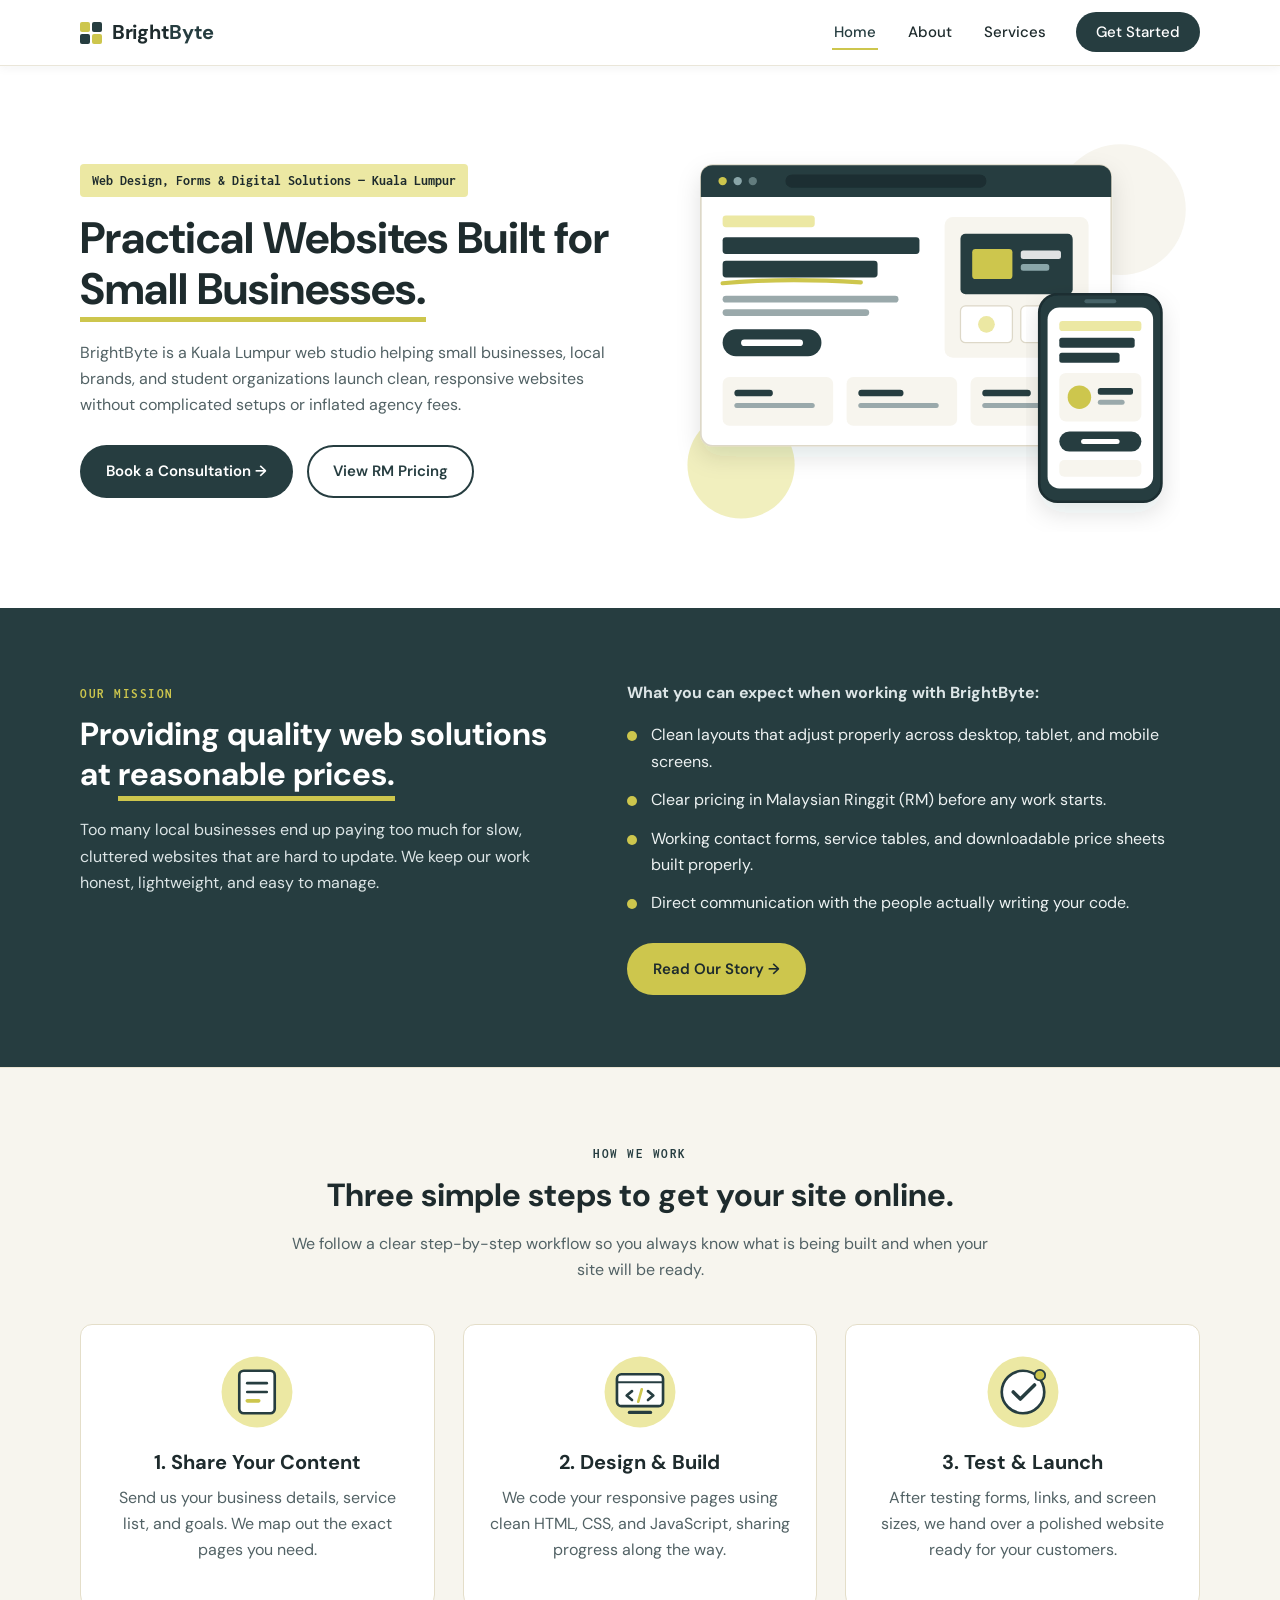
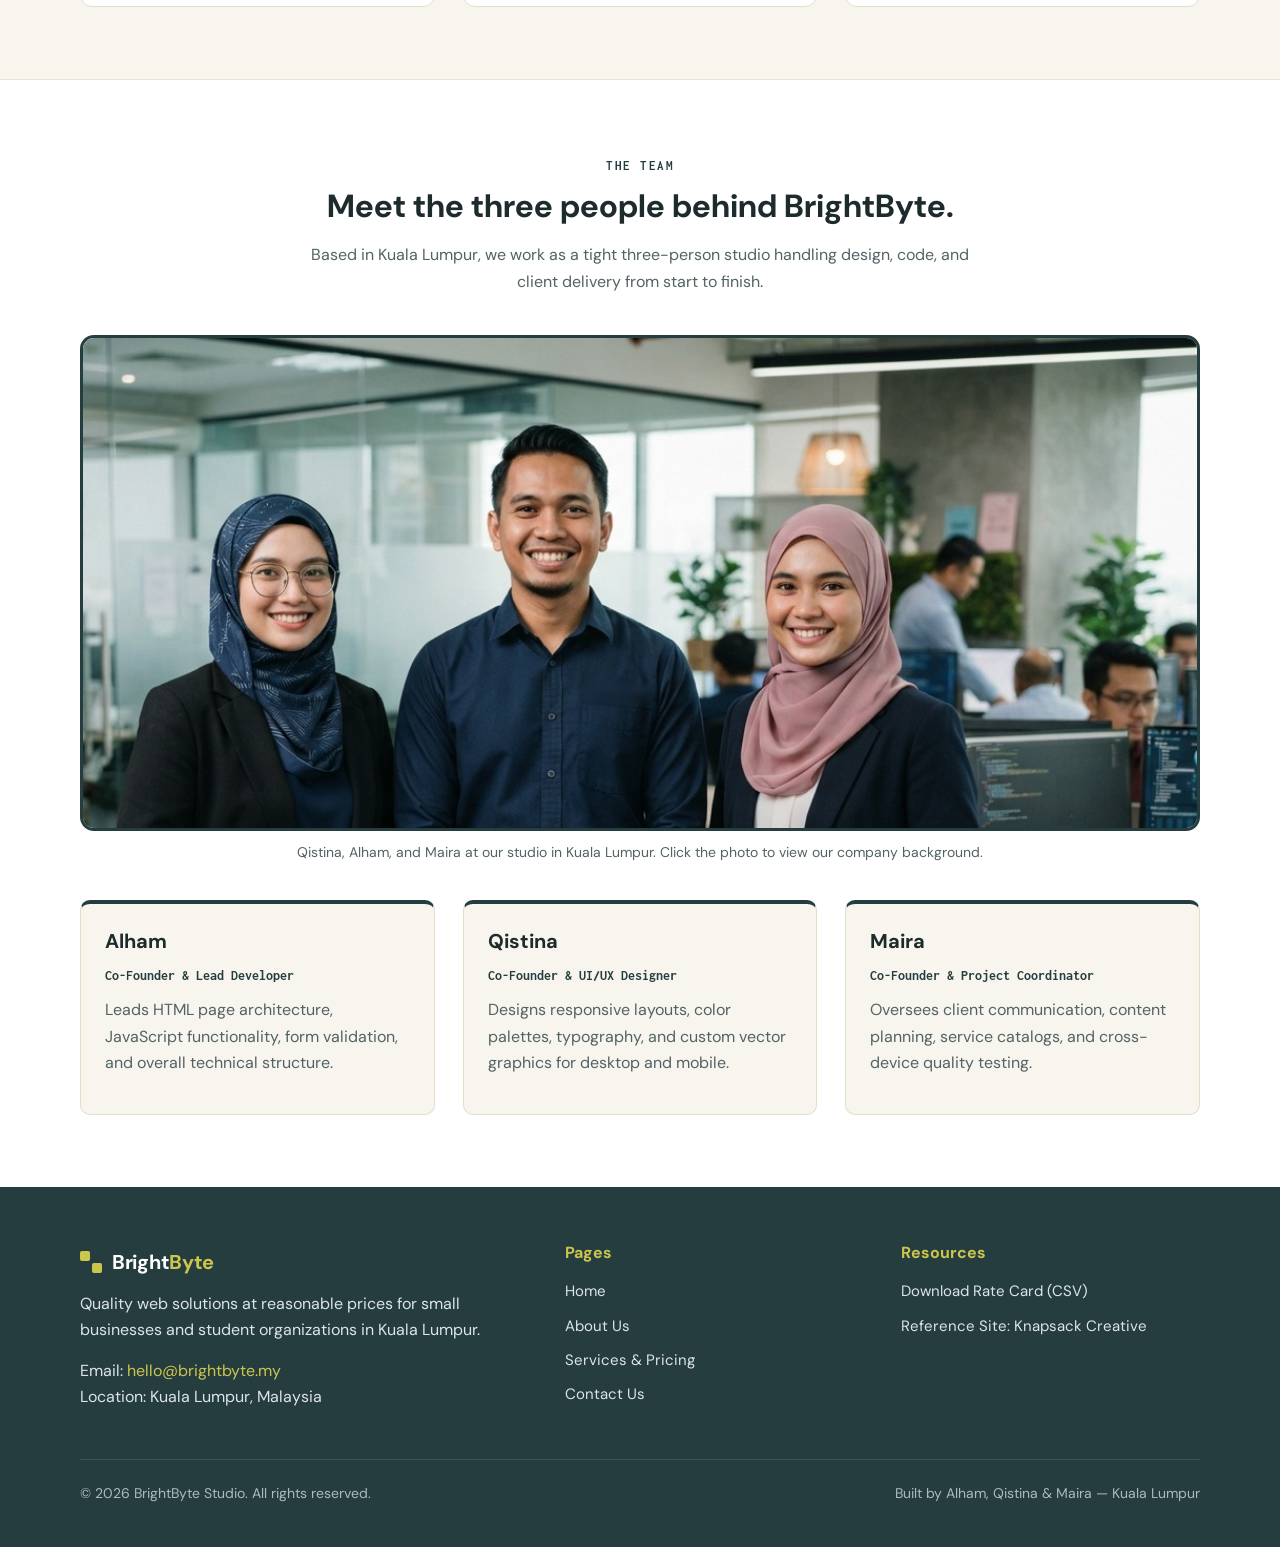
<file: index.html>
<!DOCTYPE html>
<html lang="en">
<head>
  <meta charset="utf-8">
  <meta name="viewport" content="width=device-width, initial-scale=1.0">
  <title>BrightByte Studio | Quality Web Solutions in Kuala Lumpur</title>
  <link rel="icon" href="images/favicon.svg" type="image/svg+xml">
  <link rel="preconnect" href="https://fonts.googleapis.com">
  <link rel="preconnect" href="https://fonts.gstatic.com" crossorigin>
  <link href="https://fonts.googleapis.com/css2?family=DM+Sans:wght@400;500;700&family=Inconsolata:wght@600;700&display=swap" rel="stylesheet">
  <link rel="stylesheet" href="css/style.css">
</head>
<body>
  <header class="site-header">
    <div class="container header-inner">
      <a class="logo" href="index.html">
        <span class="logo-mark"><i></i><i></i><i></i><i></i></span>
        <span>Bright<b>Byte</b></span>
      </a>
      <button type="button" class="menu-toggle" id="menu-toggle">Menu</button>
      <nav>
        <ul class="nav-links" id="nav-links">
          <li><a href="index.html" class="active">Home</a></li>
          <li><a href="about.html">About</a></li>
          <li><a href="services.html">Services</a></li>
          <li><a href="contact.html" class="nav-btn">Get Started</a></li>
        </ul>
      </nav>
    </div>
  </header>

  <main>
    <!-- Hero Section -->
    <section class="hero-home">
      <div class="container two-col">
        <div>
          <span class="highlight-tag">Web Design, Forms &amp; Digital Solutions &mdash; Kuala Lumpur</span>
          <h1>Practical Websites Built for <span class="underline-accent">Small Businesses.</span></h1>
          <p class="muted">BrightByte is a Kuala Lumpur web studio helping small businesses, local brands, and student organizations launch clean, responsive websites without complicated setups or inflated agency fees.</p>
          <div class="btn-group">
            <a class="btn btn-primary" href="contact.html">Book a Consultation &rarr;</a>
            <a class="btn btn-outline" href="services.html">View RM Pricing</a>
          </div>
        </div>
        <div>
          <img src="images/hero-mockup.svg" alt="Responsive desktop and mobile website layout designed by BrightByte">
        </div>
      </div>
    </section>

    <!-- Partition 1: Our Mission (Dark Teal Band) -->
    <section class="section section-dark" id="mission">
      <div class="container two-col-top">
        <div>
          <span class="section-label">Our Mission</span>
          <h2>Providing quality web solutions at <span class="underline-accent">reasonable prices.</span></h2>
          <p>Too many local businesses end up paying too much for slow, cluttered websites that are hard to update. We keep our work honest, lightweight, and easy to manage.</p>
        </div>
        <div>
          <p><strong>What you can expect when working with BrightByte:</strong></p>
          <ul class="mission-list">
            <li>Clean layouts that adjust properly across desktop, tablet, and mobile screens.</li>
            <li>Clear pricing in Malaysian Ringgit (RM) before any work starts.</li>
            <li>Working contact forms, service tables, and downloadable price sheets built properly.</li>
            <li>Direct communication with the people actually writing your code.</li>
          </ul>
          <div class="btn-group">
            <a class="btn btn-accent" href="about.html">Read Our Story &rarr;</a>
          </div>
        </div>
      </div>
    </section>

    <!-- How We Work (Warm Cream Band) -->
    <section class="section section-cream">
      <div class="container">
        <div class="text-center intro-narrow">
          <span class="section-label">How We Work</span>
          <h2>Three simple steps to get your site online.</h2>
          <p class="muted">We follow a clear step-by-step workflow so you always know what is being built and when your site will be ready.</p>
        </div>
        <div class="three-col">
          <div class="step-card">
            <img src="images/step-brief.svg" alt="Share your content icon">
            <h3>1. Share Your Content</h3>
            <p class="muted">Send us your business details, service list, and goals. We map out the exact pages you need.</p>
          </div>
          <div class="step-card">
            <img src="images/step-build.svg" alt="Build and review icon">
            <h3>2. Design &amp; Build</h3>
            <p class="muted">We code your responsive pages using clean HTML, CSS, and JavaScript, sharing progress along the way.</p>
          </div>
          <div class="step-card">
            <img src="images/step-launch.svg" alt="Launch website icon">
            <h3>3. Test &amp; Launch</h3>
            <p class="muted">After testing forms, links, and screen sizes, we hand over a polished website ready for your customers.</p>
          </div>
        </div>
      </div>
    </section>

    <!-- Partition 2: The Team (Crisp White Band) -->
    <section class="section section-white" id="team">
      <div class="container">
        <div class="text-center intro-narrow">
          <span class="section-label">The Team</span>
          <h2>Meet the three people behind BrightByte.</h2>
          <p class="muted">Based in Kuala Lumpur, we work as a tight three-person studio handling design, code, and client delivery from start to finish.</p>
        </div>

        <div class="team-photo-box">
          <a href="about.html" title="Learn more about the BrightByte team">
            <img src="images/team-brightbyte.jpg" alt="BrightByte Studio team members Qistina, Alham, and Maira in their Kuala Lumpur office">
          </a>
          <p class="photo-caption">Qistina, Alham, and Maira at our studio in Kuala Lumpur. Click the photo to view our company background.</p>
        </div>

        <div class="three-col">
          <div class="team-card">
            <h3>Alham</h3>
            <p class="team-role">Co-Founder &amp; Lead Developer</p>
            <p class="muted">Leads HTML page architecture, JavaScript functionality, form validation, and overall technical structure.</p>
          </div>
          <div class="team-card">
            <h3>Qistina</h3>
            <p class="team-role">Co-Founder &amp; UI/UX Designer</p>
            <p class="muted">Designs responsive layouts, color palettes, typography, and custom vector graphics for desktop and mobile.</p>
          </div>
          <div class="team-card">
            <h3>Maira</h3>
            <p class="team-role">Co-Founder &amp; Project Coordinator</p>
            <p class="muted">Oversees client communication, content planning, service catalogs, and cross-device quality testing.</p>
          </div>
        </div>
      </div>
    </section>
  </main>

  <footer class="site-footer">
    <div class="container">
      <div class="footer-grid">
        <div>
          <a class="logo" href="index.html">
            <span class="logo-mark"><i></i><i></i><i></i><i></i></span>
            <span>Bright<b>Byte</b></span>
          </a>
          <p>Quality web solutions at reasonable prices for small businesses and student organizations in Kuala Lumpur.</p>
          <p>Email: <a href="mailto:hello@brightbyte.my" style="color: #CDC64D;">hello@brightbyte.my</a><br>Location: Kuala Lumpur, Malaysia</p>
        </div>
        <div>
          <h3 class="footer-heading">Pages</h3>
          <ul class="footer-links">
            <li><a href="index.html">Home</a></li>
            <li><a href="about.html">About Us</a></li>
            <li><a href="services.html">Services &amp; Pricing</a></li>
            <li><a href="contact.html">Contact Us</a></li>
          </ul>
        </div>
        <div>
          <h3 class="footer-heading">Resources</h3>
          <ul class="footer-links">
            <li><a href="downloads/brightbyte-services.csv" download>Download Rate Card (CSV)</a></li>
            <li><a href="https://knapsackcreative.com/" target="_blank">Reference Site: Knapsack Creative</a></li>
          </ul>
        </div>
      </div>
      <div class="footer-bottom">
        <p>&copy; <span id="year">2026</span> BrightByte Studio. All rights reserved.</p>
        <p>Built by Alham, Qistina &amp; Maira &mdash; Kuala Lumpur</p>
      </div>
    </div>
  </footer>
  <script src="js/main.js"></script>
</body>
</html>
</file>
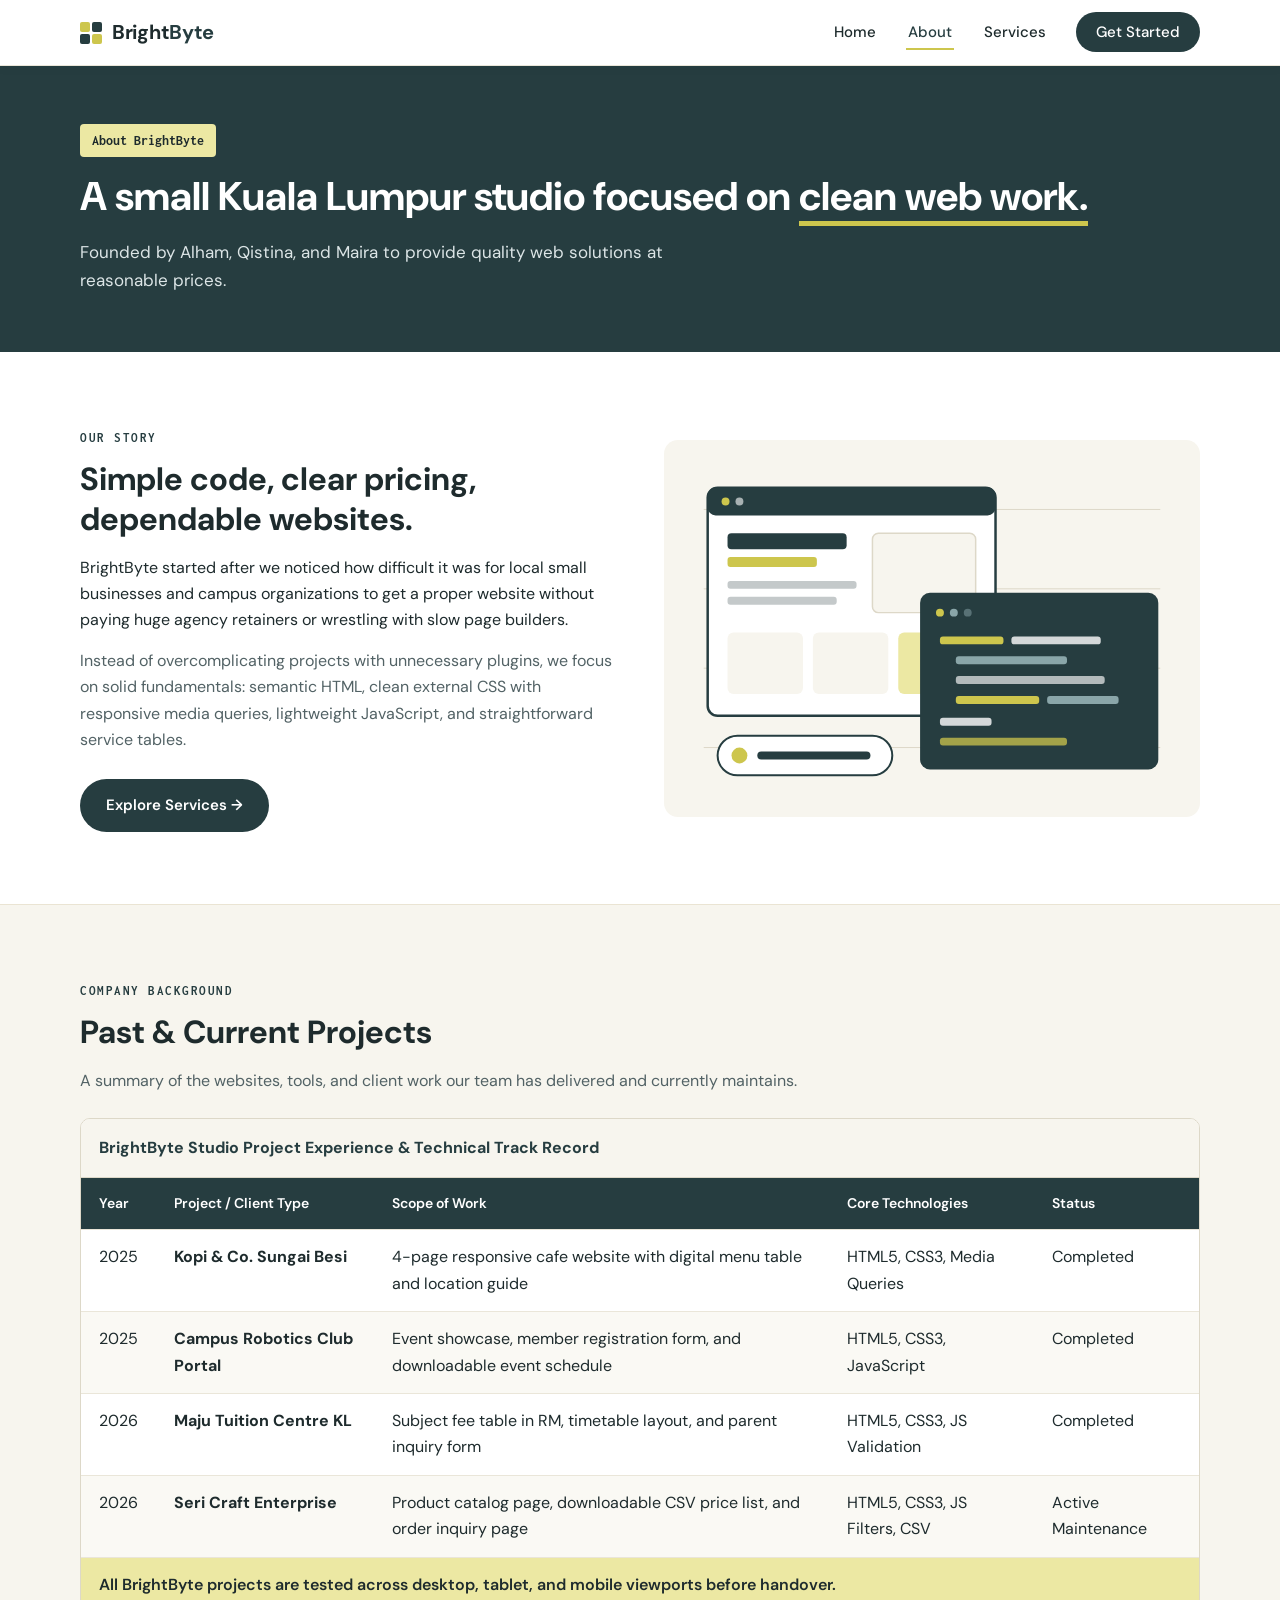
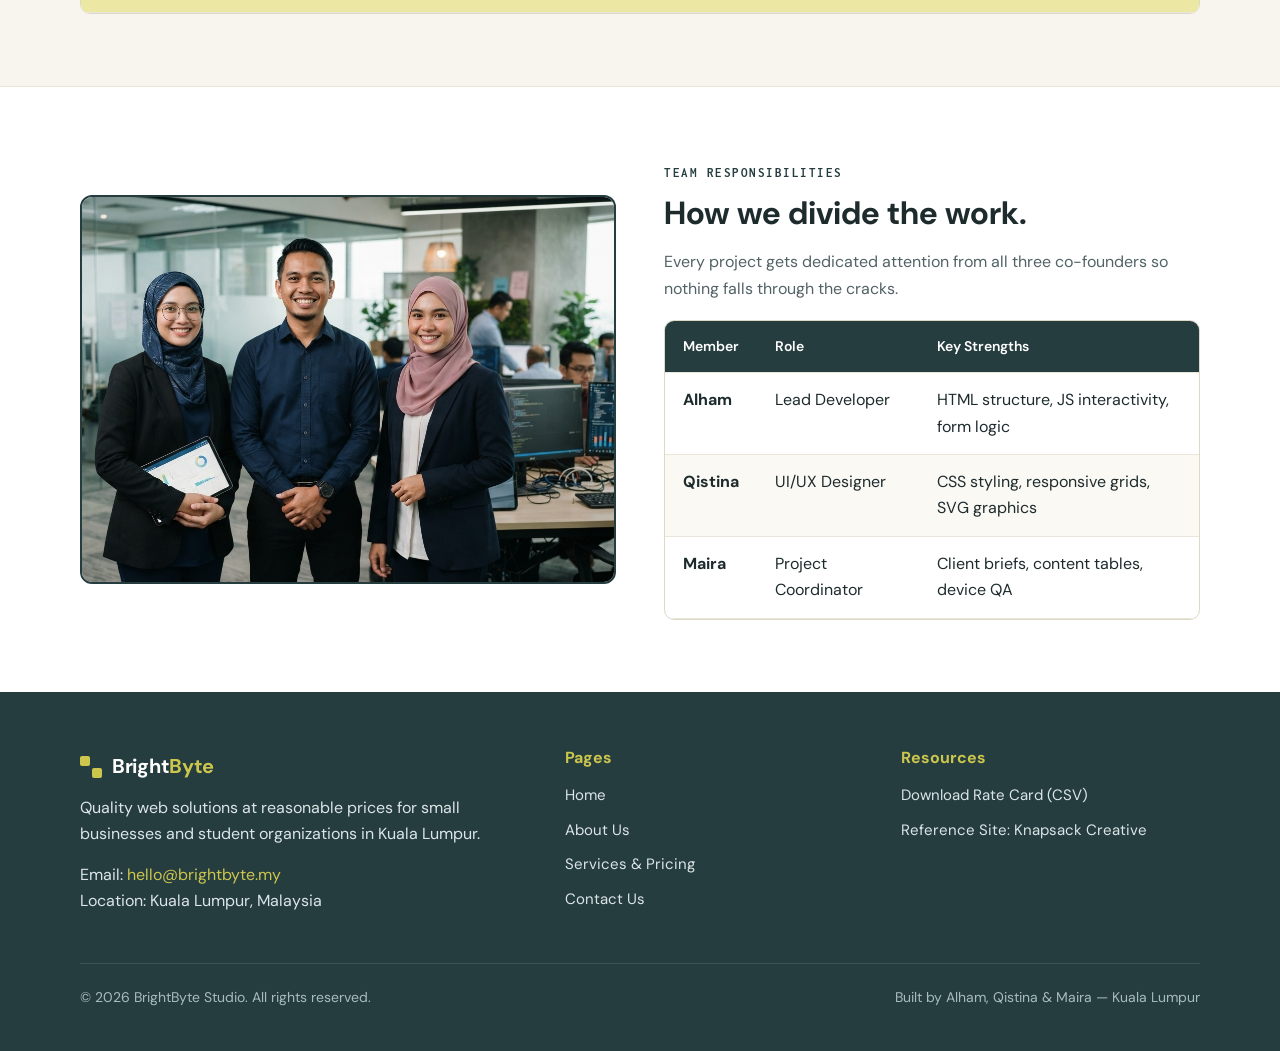
<file: about.html>
<!DOCTYPE html>
<html lang="en">
<head>
  <meta charset="utf-8">
  <meta name="viewport" content="width=device-width, initial-scale=1.0">
  <title>About Us | BrightByte Studio</title>
  <link rel="icon" href="images/favicon.svg" type="image/svg+xml">
  <link rel="preconnect" href="https://fonts.googleapis.com">
  <link rel="preconnect" href="https://fonts.gstatic.com" crossorigin>
  <link href="https://fonts.googleapis.com/css2?family=DM+Sans:wght@400;500;700&family=Inconsolata:wght@600;700&display=swap" rel="stylesheet">
  <link rel="stylesheet" href="css/style.css">
</head>
<body>
  <header class="site-header">
    <div class="container header-inner">
      <a class="logo" href="index.html">
        <span class="logo-mark"><i></i><i></i><i></i><i></i></span>
        <span>Bright<b>Byte</b></span>
      </a>
      <button type="button" class="menu-toggle" id="menu-toggle">Menu</button>
      <nav>
        <ul class="nav-links" id="nav-links">
          <li><a href="index.html">Home</a></li>
          <li><a href="about.html" class="active">About</a></li>
          <li><a href="services.html">Services</a></li>
          <li><a href="contact.html" class="nav-btn">Get Started</a></li>
        </ul>
      </nav>
    </div>
  </header>

  <main>
    <!-- Page Banner -->
    <section class="page-banner">
      <div class="container">
        <span class="highlight-tag">About BrightByte</span>
        <h1>A small Kuala Lumpur studio focused on <span class="underline-accent">clean web work.</span></h1>
        <p>Founded by Alham, Qistina, and Maira to provide quality web solutions at reasonable prices.</p>
      </div>
    </section>

    <!-- Backstory Section -->
    <section class="section section-white">
      <div class="container two-col">
        <div>
          <span class="section-label">Our Story</span>
          <h2>Simple code, clear pricing, dependable websites.</h2>
          <p>BrightByte started after we noticed how difficult it was for local small businesses and campus organizations to get a proper website without paying huge agency retainers or wrestling with slow page builders.</p>
          <p class="muted">Instead of overcomplicating projects with unnecessary plugins, we focus on solid fundamentals: semantic HTML, clean external CSS with responsive media queries, lightweight JavaScript, and straightforward service tables.</p>
          <div class="btn-group">
            <a class="btn btn-primary" href="services.html">Explore Services &rarr;</a>
          </div>
        </div>
        <div>
          <img src="images/about-workspace.svg" alt="BrightByte web wireframes and code workflow graphic">
        </div>
      </div>
    </section>

    <!-- Company Background & Experience Table -->
    <section class="section section-cream">
      <div class="container">
        <span class="section-label">Company Background</span>
        <h2>Past &amp; Current Projects</h2>
        <p class="muted">A summary of the websites, tools, and client work our team has delivered and currently maintains.</p>

        <div class="table-container" style="margin-top: 24px;">
          <table class="data-table">
            <caption>BrightByte Studio Project Experience &amp; Technical Track Record</caption>
            <thead>
              <tr>
                <th>Year</th>
                <th>Project / Client Type</th>
                <th>Scope of Work</th>
                <th>Core Technologies</th>
                <th>Status</th>
              </tr>
            </thead>
            <tbody>
              <tr>
                <td>2025</td>
                <td><strong>Kopi &amp; Co. Sungai Besi</strong></td>
                <td>4-page responsive cafe website with digital menu table and location guide</td>
                <td>HTML5, CSS3, Media Queries</td>
                <td>Completed</td>
              </tr>
              <tr>
                <td>2025</td>
                <td><strong>Campus Robotics Club Portal</strong></td>
                <td>Event showcase, member registration form, and downloadable event schedule</td>
                <td>HTML5, CSS3, JavaScript</td>
                <td>Completed</td>
              </tr>
              <tr>
                <td>2026</td>
                <td><strong>Maju Tuition Centre KL</strong></td>
                <td>Subject fee table in RM, timetable layout, and parent inquiry form</td>
                <td>HTML5, CSS3, JS Validation</td>
                <td>Completed</td>
              </tr>
              <tr>
                <td>2026</td>
                <td><strong>Seri Craft Enterprise</strong></td>
                <td>Product catalog page, downloadable CSV price list, and order inquiry page</td>
                <td>HTML5, CSS3, JS Filters, CSV</td>
                <td>Active Maintenance</td>
              </tr>
              <tr class="table-summary-row">
                <td colspan="5">All BrightByte projects are tested across desktop, tablet, and mobile viewports before handover.</td>
              </tr>
            </tbody>
          </table>
        </div>
      </div>
    </section>

    <!-- Team Division Table / Overview -->
    <section class="section section-white">
      <div class="container two-col">
        <div>
          <img src="images/team-brightbyte.jpg" alt="Alham, Qistina, and Maira from BrightByte Studio" style="border-radius: 12px; border: 2px solid #263D40;">
        </div>
        <div>
          <span class="section-label">Team Responsibilities</span>
          <h2>How we divide the work.</h2>
          <p class="muted">Every project gets dedicated attention from all three co-founders so nothing falls through the cracks.</p>
          <div class="table-container" style="margin-top: 18px;">
            <table class="data-table" style="min-width: 100%;">
              <thead>
                <tr>
                  <th>Member</th>
                  <th>Role</th>
                  <th>Key Strengths</th>
                </tr>
              </thead>
              <tbody>
                <tr>
                  <td><strong>Alham</strong></td>
                  <td>Lead Developer</td>
                  <td>HTML structure, JS interactivity, form logic</td>
                </tr>
                <tr>
                  <td><strong>Qistina</strong></td>
                  <td>UI/UX Designer</td>
                  <td>CSS styling, responsive grids, SVG graphics</td>
                </tr>
                <tr>
                  <td><strong>Maira</strong></td>
                  <td>Project Coordinator</td>
                  <td>Client briefs, content tables, device QA</td>
                </tr>
              </tbody>
            </table>
          </div>
        </div>
      </div>
    </section>
  </main>

  <footer class="site-footer">
    <div class="container">
      <div class="footer-grid">
        <div>
          <a class="logo" href="index.html">
            <span class="logo-mark"><i></i><i></i><i></i><i></i></span>
            <span>Bright<b>Byte</b></span>
          </a>
          <p>Quality web solutions at reasonable prices for small businesses and student organizations in Kuala Lumpur.</p>
          <p>Email: <a href="mailto:hello@brightbyte.my" style="color: #CDC64D;">hello@brightbyte.my</a><br>Location: Kuala Lumpur, Malaysia</p>
        </div>
        <div>
          <h3 class="footer-heading">Pages</h3>
          <ul class="footer-links">
            <li><a href="index.html">Home</a></li>
            <li><a href="about.html">About Us</a></li>
            <li><a href="services.html">Services &amp; Pricing</a></li>
            <li><a href="contact.html">Contact Us</a></li>
          </ul>
        </div>
        <div>
          <h3 class="footer-heading">Resources</h3>
          <ul class="footer-links">
            <li><a href="downloads/brightbyte-services.csv" download>Download Rate Card (CSV)</a></li>
            <li><a href="https://knapsackcreative.com/" target="_blank">Reference Site: Knapsack Creative</a></li>
          </ul>
        </div>
      </div>
      <div class="footer-bottom">
        <p>&copy; <span id="year">2026</span> BrightByte Studio. All rights reserved.</p>
        <p>Built by Alham, Qistina &amp; Maira &mdash; Kuala Lumpur</p>
      </div>
    </div>
  </footer>
  <script src="js/main.js"></script>
</body>
</html>
</file>
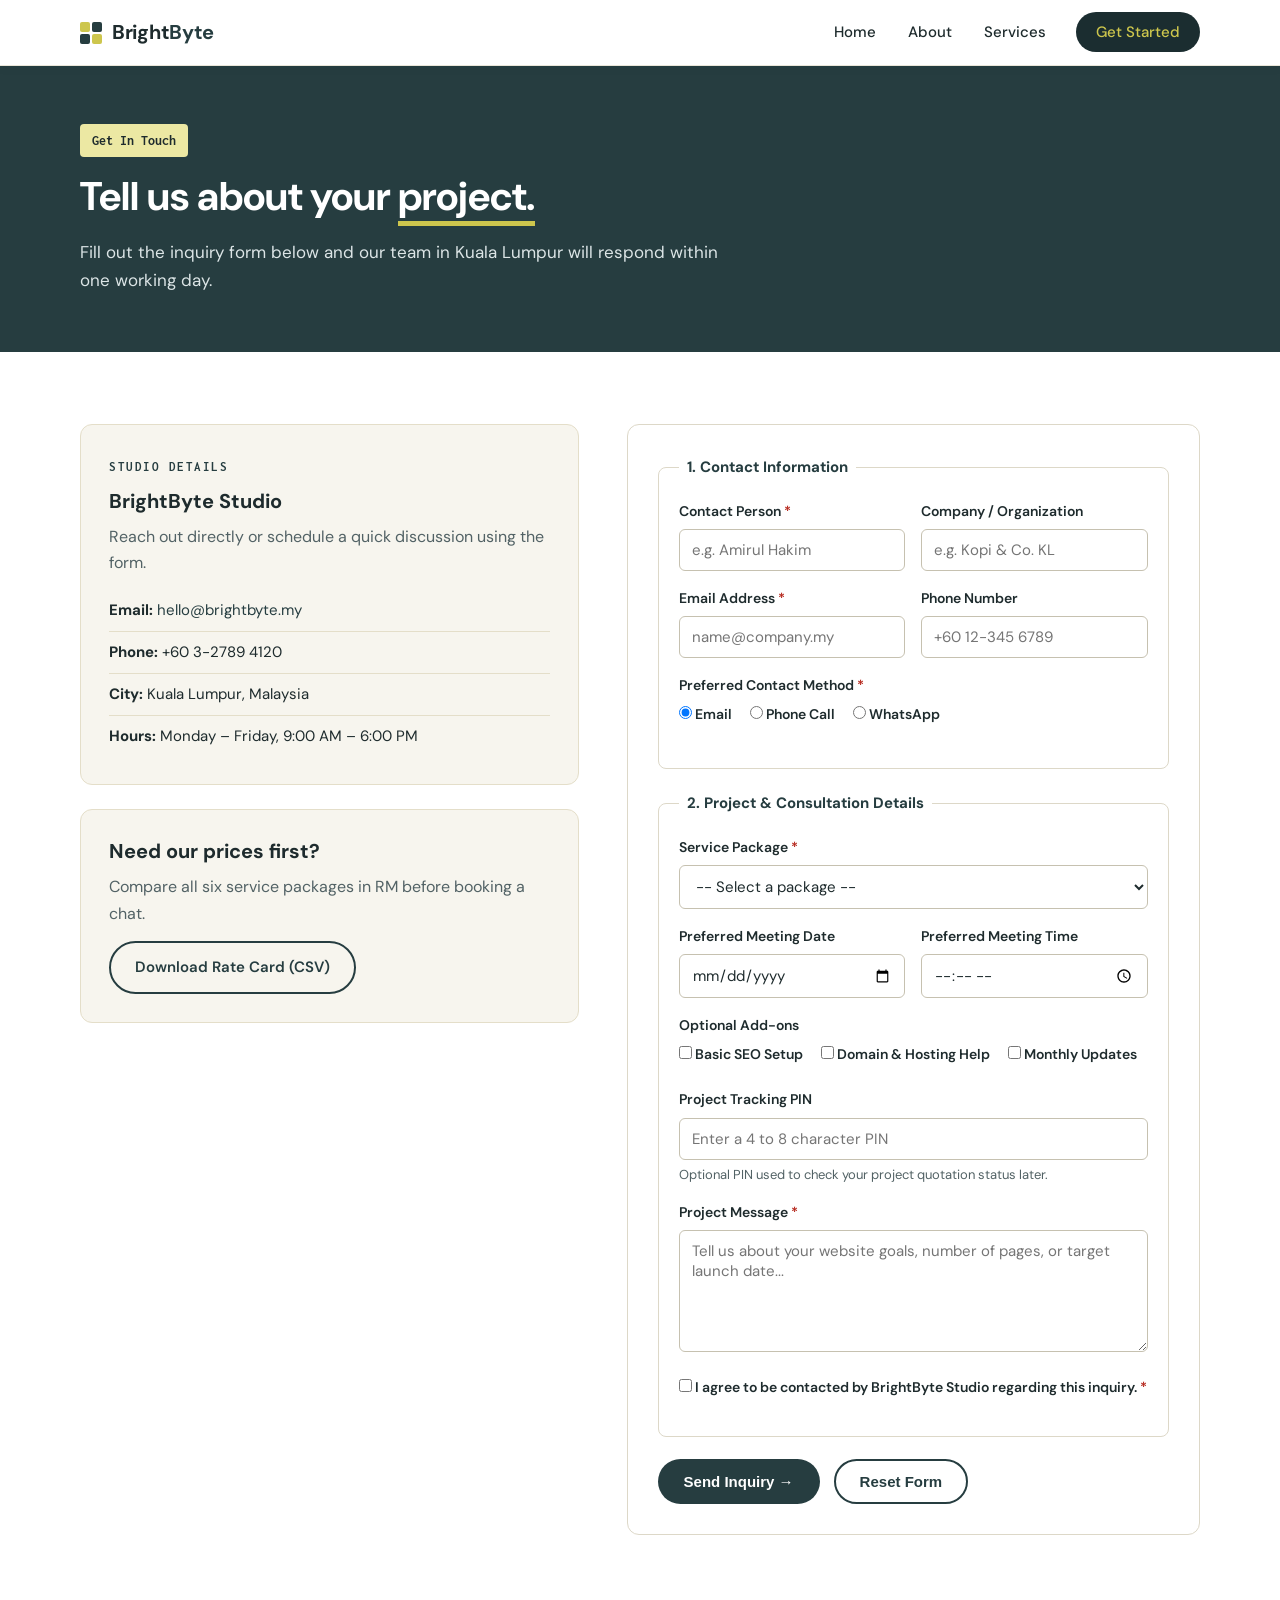
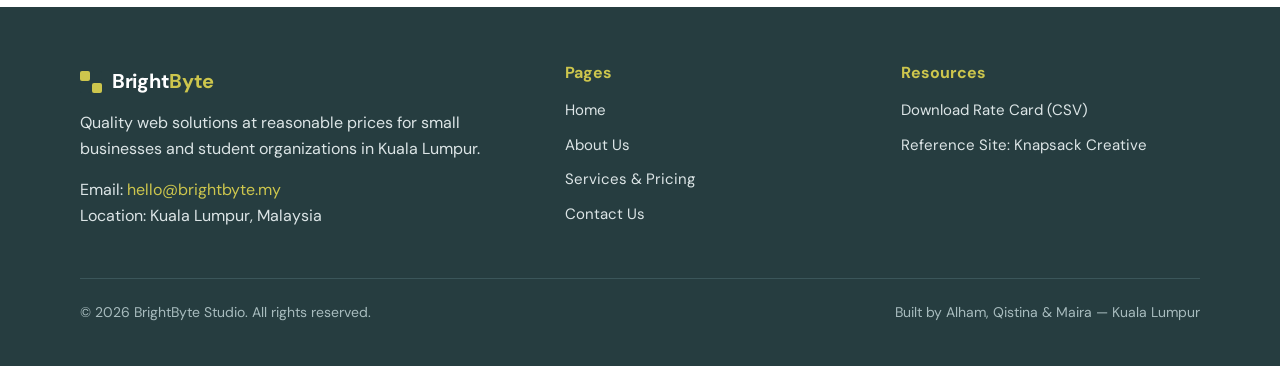
<file: contact.html>
<!DOCTYPE html>
<html lang="en">
<head>
  <meta charset="utf-8">
  <meta name="viewport" content="width=device-width, initial-scale=1.0">
  <title>Contact Us | BrightByte Studio</title>
  <link rel="icon" href="images/favicon.svg" type="image/svg+xml">
  <link rel="preconnect" href="https://fonts.googleapis.com">
  <link rel="preconnect" href="https://fonts.gstatic.com" crossorigin>
  <link href="https://fonts.googleapis.com/css2?family=DM+Sans:wght@400;500;700&family=Inconsolata:wght@600;700&display=swap" rel="stylesheet">
  <link rel="stylesheet" href="css/style.css">
</head>
<body>
  <header class="site-header">
    <div class="container header-inner">
      <a class="logo" href="index.html">
        <span class="logo-mark"><i></i><i></i><i></i><i></i></span>
        <span>Bright<b>Byte</b></span>
      </a>
      <button type="button" class="menu-toggle" id="menu-toggle">Menu</button>
      <nav>
        <ul class="nav-links" id="nav-links">
          <li><a href="index.html">Home</a></li>
          <li><a href="about.html">About</a></li>
          <li><a href="services.html">Services</a></li>
          <li><a href="contact.html" class="nav-btn active">Get Started</a></li>
        </ul>
      </nav>
    </div>
  </header>

  <main>
    <!-- Page Banner -->
    <section class="page-banner">
      <div class="container">
        <span class="highlight-tag">Get In Touch</span>
        <h1>Tell us about your <span class="underline-accent">project.</span></h1>
        <p>Fill out the inquiry form below and our team in Kuala Lumpur will respond within one working day.</p>
      </div>
    </section>

    <!-- Contact Content & Form -->
    <section class="section section-white">
      <div class="container two-col-top">
        <!-- Left: Studio Details -->
        <div>
          <div class="info-box">
            <span class="section-label">Studio Details</span>
            <h3>BrightByte Studio</h3>
            <p class="muted">Reach out directly or schedule a quick discussion using the form.</p>
            <ul class="info-list">
              <li><strong>Email:</strong> <a href="mailto:hello@brightbyte.my">hello@brightbyte.my</a></li>
              <li><strong>Phone:</strong> +60 3-2789 4120</li>
              <li><strong>City:</strong> Kuala Lumpur, Malaysia</li>
              <li><strong>Hours:</strong> Monday &ndash; Friday, 9:00 AM &ndash; 6:00 PM</li>
            </ul>
          </div>

          <div class="info-box">
            <h3>Need our prices first?</h3>
            <p class="muted">Compare all six service packages in RM before booking a chat.</p>
            <a class="btn btn-outline" href="downloads/brightbyte-services.csv" download>Download Rate Card (CSV)</a>
          </div>
        </div>

        <!-- Right: Inquiry Form -->
        <div>
          <form class="contact-form" id="contact-form" action="#" method="post">
            <fieldset>
              <legend>1. Contact Information</legend>
              <div class="form-row">
                <div class="form-group">
                  <label for="contactName">Contact Person <span class="req">*</span></label>
                  <input type="text" id="contactName" name="contactName" placeholder="e.g. Amirul Hakim" required>
                </div>
                <div class="form-group">
                  <label for="companyName">Company / Organization</label>
                  <input type="text" id="companyName" name="companyName" placeholder="e.g. Kopi &amp; Co. KL">
                </div>
              </div>

              <div class="form-row">
                <div class="form-group">
                  <label for="email">Email Address <span class="req">*</span></label>
                  <input type="email" id="email" name="email" placeholder="name@company.my" required>
                </div>
                <div class="form-group">
                  <label for="phone">Phone Number</label>
                  <input type="tel" id="phone" name="phone" placeholder="+60 12-345 6789">
                </div>
              </div>

              <div class="form-group">
                <label>Preferred Contact Method <span class="req">*</span></label>
                <div class="option-group">
                  <label class="option-label">
                    <input type="radio" name="contactMethod" value="Email" checked> Email
                  </label>
                  <label class="option-label">
                    <input type="radio" name="contactMethod" value="Phone"> Phone Call
                  </label>
                  <label class="option-label">
                    <input type="radio" name="contactMethod" value="WhatsApp"> WhatsApp
                  </label>
                </div>
              </div>
            </fieldset>

            <fieldset>
              <legend>2. Project &amp; Consultation Details</legend>
              <div class="form-group">
                <label for="service">Service Package <span class="req">*</span></label>
                <select id="service" name="service" required>
                  <option value="">-- Select a package --</option>
                  <option value="starter-web">Starter Website (RM 850)</option>
                  <option value="growth-web">Business Growth Website (RM 1,650)</option>
                  <option value="essential-form">Essential Inquiry Form (RM 350)</option>
                  <option value="suite-form">Multi-Field Form Suite (RM 650)</option>
                  <option value="basic-catalog">Basic Rate Card (RM 280)</option>
                  <option value="full-catalog">Full Product Catalog (RM 550)</option>
                </select>
              </div>

              <div class="form-row">
                <div class="form-group">
                  <label for="preferredDate">Preferred Meeting Date</label>
                  <input type="date" id="preferredDate" name="preferredDate">
                </div>
                <div class="form-group">
                  <label for="preferredTime">Preferred Meeting Time</label>
                  <input type="time" id="preferredTime" name="preferredTime">
                </div>
              </div>

              <div class="form-group">
                <label>Optional Add-ons</label>
                <div class="option-group">
                  <label class="option-label">
                    <input type="checkbox" name="addons" value="seo"> Basic SEO Setup
                  </label>
                  <label class="option-label">
                    <input type="checkbox" name="addons" value="hosting"> Domain &amp; Hosting Help
                  </label>
                  <label class="option-label">
                    <input type="checkbox" name="addons" value="maintenance"> Monthly Updates
                  </label>
                </div>
              </div>

              <div class="form-group">
                <label for="clientPin">Project Tracking PIN</label>
                <input type="password" id="clientPin" name="clientPin" placeholder="Enter a 4 to 8 character PIN" minlength="4" maxlength="8">
                <span class="form-hint">Optional PIN used to check your project quotation status later.</span>
              </div>

              <div class="form-group">
                <label for="message">Project Message <span class="req">*</span></label>
                <textarea id="message" name="message" rows="5" placeholder="Tell us about your website goals, number of pages, or target launch date..." required></textarea>
              </div>

              <div class="form-group">
                <label class="option-label">
                  <input type="checkbox" id="agree" name="agree" required>
                  I agree to be contacted by BrightByte Studio regarding this inquiry. <span class="req">*</span>
                </label>
              </div>
            </fieldset>

            <div class="btn-group" style="margin-top: 8px;">
              <button type="submit" class="btn btn-primary">Send Inquiry &rarr;</button>
              <button type="reset" class="btn btn-outline">Reset Form</button>
            </div>

            <div id="form-feedback" class="form-feedback"></div>
          </form>
        </div>
      </div>
    </section>
  </main>

  <footer class="site-footer">
    <div class="container">
      <div class="footer-grid">
        <div>
          <a class="logo" href="index.html">
            <span class="logo-mark"><i></i><i></i><i></i><i></i></span>
            <span>Bright<b>Byte</b></span>
          </a>
          <p>Quality web solutions at reasonable prices for small businesses and student organizations in Kuala Lumpur.</p>
          <p>Email: <a href="mailto:hello@brightbyte.my" style="color: #CDC64D;">hello@brightbyte.my</a><br>Location: Kuala Lumpur, Malaysia</p>
        </div>
        <div>
          <h3 class="footer-heading">Pages</h3>
          <ul class="footer-links">
            <li><a href="index.html">Home</a></li>
            <li><a href="about.html">About Us</a></li>
            <li><a href="services.html">Services &amp; Pricing</a></li>
            <li><a href="contact.html">Contact Us</a></li>
          </ul>
        </div>
        <div>
          <h3 class="footer-heading">Resources</h3>
          <ul class="footer-links">
            <li><a href="downloads/brightbyte-services.csv" download>Download Rate Card (CSV)</a></li>
            <li><a href="https://knapsackcreative.com/" target="_blank">Reference Site: Knapsack Creative</a></li>
          </ul>
        </div>
      </div>
      <div class="footer-bottom">
        <p>&copy; <span id="year">2026</span> BrightByte Studio. All rights reserved.</p>
        <p>Built by Alham, Qistina &amp; Maira &mdash; Kuala Lumpur</p>
      </div>
    </div>
  </footer>
  <script src="js/main.js"></script>
</body>
</html>
</file>
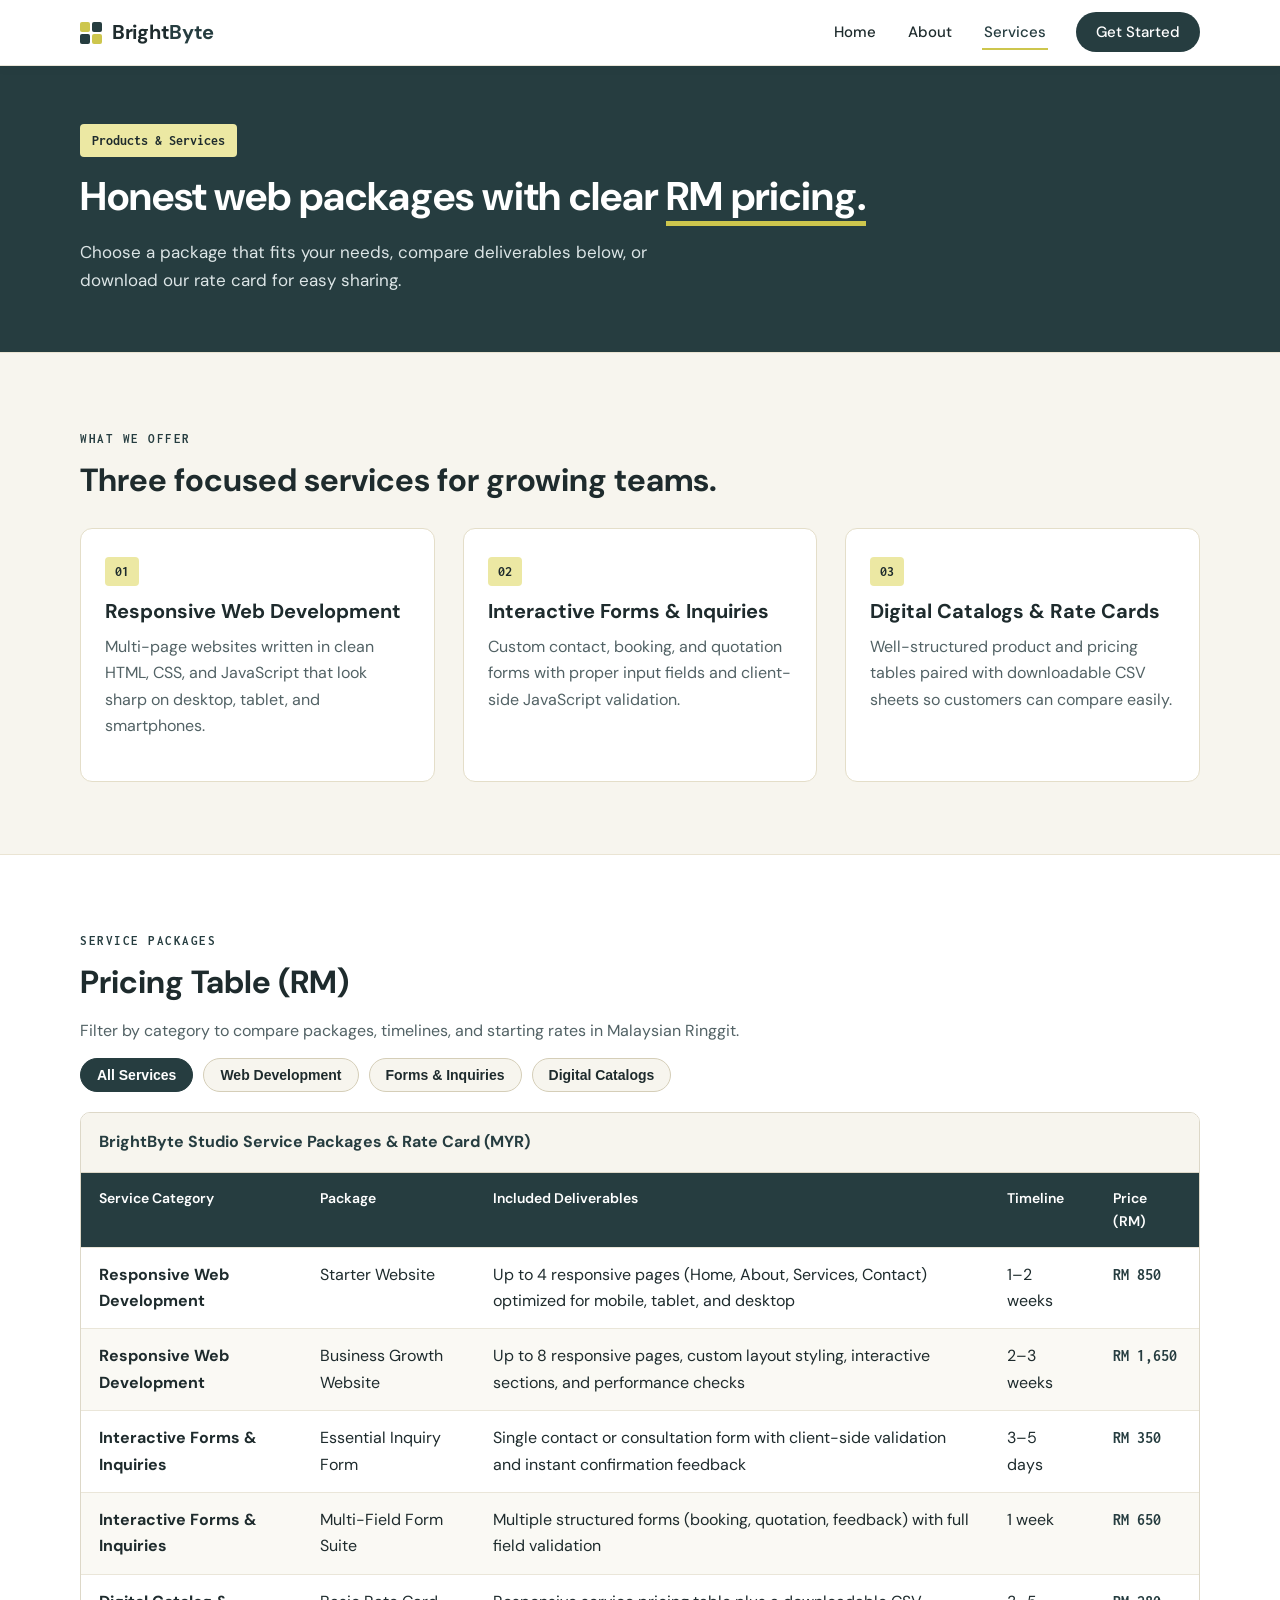
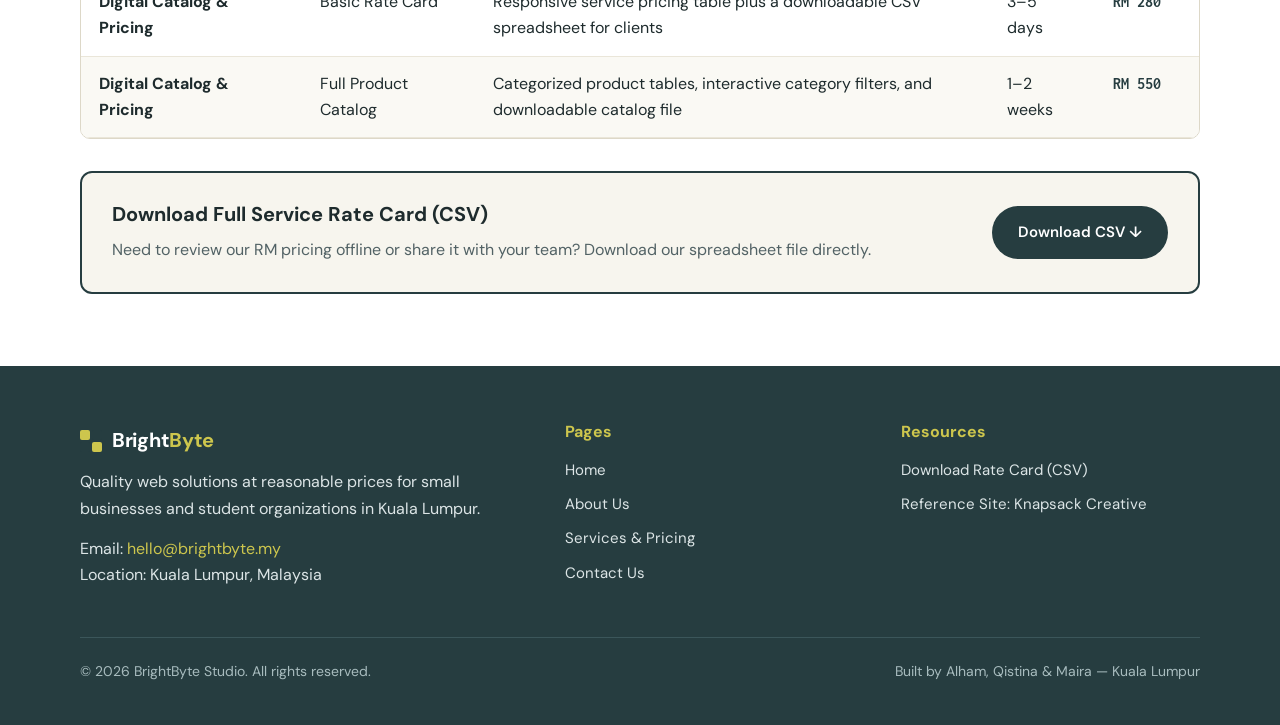
<file: services.html>
<!DOCTYPE html>
<html lang="en">
<head>
  <meta charset="utf-8">
  <meta name="viewport" content="width=device-width, initial-scale=1.0">
  <title>Services &amp; Pricing | BrightByte Studio</title>
  <link rel="icon" href="images/favicon.svg" type="image/svg+xml">
  <link rel="preconnect" href="https://fonts.googleapis.com">
  <link rel="preconnect" href="https://fonts.gstatic.com" crossorigin>
  <link href="https://fonts.googleapis.com/css2?family=DM+Sans:wght@400;500;700&family=Inconsolata:wght@600;700&display=swap" rel="stylesheet">
  <link rel="stylesheet" href="css/style.css">
</head>
<body>
  <header class="site-header">
    <div class="container header-inner">
      <a class="logo" href="index.html">
        <span class="logo-mark"><i></i><i></i><i></i><i></i></span>
        <span>Bright<b>Byte</b></span>
      </a>
      <button type="button" class="menu-toggle" id="menu-toggle">Menu</button>
      <nav>
        <ul class="nav-links" id="nav-links">
          <li><a href="index.html">Home</a></li>
          <li><a href="about.html">About</a></li>
          <li><a href="services.html" class="active">Services</a></li>
          <li><a href="contact.html" class="nav-btn">Get Started</a></li>
        </ul>
      </nav>
    </div>
  </header>

  <main>
    <!-- Page Banner -->
    <section class="page-banner">
      <div class="container">
        <span class="highlight-tag">Products &amp; Services</span>
        <h1>Honest web packages with clear <span class="underline-accent">RM pricing.</span></h1>
        <p>Choose a package that fits your needs, compare deliverables below, or download our rate card for easy sharing.</p>
      </div>
    </section>

    <!-- Core Services Cards -->
    <section class="section section-cream">
      <div class="container">
        <span class="section-label">What We Offer</span>
        <h2>Three focused services for growing teams.</h2>
        <div class="three-col" style="margin-top: 28px;">
          <div class="service-card">
            <span class="service-num">01</span>
            <h3>Responsive Web Development</h3>
            <p class="muted">Multi-page websites written in clean HTML, CSS, and JavaScript that look sharp on desktop, tablet, and smartphones.</p>
          </div>
          <div class="service-card">
            <span class="service-num">02</span>
            <h3>Interactive Forms &amp; Inquiries</h3>
            <p class="muted">Custom contact, booking, and quotation forms with proper input fields and client-side JavaScript validation.</p>
          </div>
          <div class="service-card">
            <span class="service-num">03</span>
            <h3>Digital Catalogs &amp; Rate Cards</h3>
            <p class="muted">Well-structured product and pricing tables paired with downloadable CSV sheets so customers can compare easily.</p>
          </div>
        </div>
      </div>
    </section>

    <!-- Pricing Table Section -->
    <section class="section section-white" id="pricing">
      <div class="container">
        <span class="section-label">Service Packages</span>
        <h2>Pricing Table (RM)</h2>
        <p class="muted">Filter by category to compare packages, timelines, and starting rates in Malaysian Ringgit.</p>

        <div class="filter-bar">
          <button type="button" class="filter-btn active" data-category="all">All Services</button>
          <button type="button" class="filter-btn" data-category="web">Web Development</button>
          <button type="button" class="filter-btn" data-category="forms">Forms &amp; Inquiries</button>
          <button type="button" class="filter-btn" data-category="catalog">Digital Catalogs</button>
        </div>

        <div class="table-container">
          <table class="data-table">
            <caption>BrightByte Studio Service Packages &amp; Rate Card (MYR)</caption>
            <thead>
              <tr>
                <th>Service Category</th>
                <th>Package</th>
                <th>Included Deliverables</th>
                <th>Timeline</th>
                <th>Price (RM)</th>
              </tr>
            </thead>
            <tbody>
              <tr class="service-row" data-category="web">
                <td><strong>Responsive Web Development</strong></td>
                <td>Starter Website</td>
                <td>Up to 4 responsive pages (Home, About, Services, Contact) optimized for mobile, tablet, and desktop</td>
                <td>1&ndash;2 weeks</td>
                <td class="price-cell">RM 850</td>
              </tr>
              <tr class="service-row" data-category="web">
                <td><strong>Responsive Web Development</strong></td>
                <td>Business Growth Website</td>
                <td>Up to 8 responsive pages, custom layout styling, interactive sections, and performance checks</td>
                <td>2&ndash;3 weeks</td>
                <td class="price-cell">RM 1,650</td>
              </tr>
              <tr class="service-row" data-category="forms">
                <td><strong>Interactive Forms &amp; Inquiries</strong></td>
                <td>Essential Inquiry Form</td>
                <td>Single contact or consultation form with client-side validation and instant confirmation feedback</td>
                <td>3&ndash;5 days</td>
                <td class="price-cell">RM 350</td>
              </tr>
              <tr class="service-row" data-category="forms">
                <td><strong>Interactive Forms &amp; Inquiries</strong></td>
                <td>Multi-Field Form Suite</td>
                <td>Multiple structured forms (booking, quotation, feedback) with full field validation</td>
                <td>1 week</td>
                <td class="price-cell">RM 650</td>
              </tr>
              <tr class="service-row" data-category="catalog">
                <td><strong>Digital Catalog &amp; Pricing</strong></td>
                <td>Basic Rate Card</td>
                <td>Responsive service pricing table plus a downloadable CSV spreadsheet for clients</td>
                <td>3&ndash;5 days</td>
                <td class="price-cell">RM 280</td>
              </tr>
              <tr class="service-row" data-category="catalog">
                <td><strong>Digital Catalog &amp; Pricing</strong></td>
                <td>Full Product Catalog</td>
                <td>Categorized product tables, interactive category filters, and downloadable catalog file</td>
                <td>1&ndash;2 weeks</td>
                <td class="price-cell">RM 550</td>
              </tr>
            </tbody>
          </table>
        </div>

        <!-- Downloadable File Link Box -->
        <div class="download-box">
          <div>
            <h3>Download Full Service Rate Card (CSV)</h3>
            <p class="muted" style="margin-bottom: 0;">Need to review our RM pricing offline or share it with your team? Download our spreadsheet file directly.</p>
          </div>
          <a class="btn btn-primary" href="downloads/brightbyte-services.csv" download>Download CSV &darr;</a>
        </div>
      </div>
    </section>
  </main>

  <footer class="site-footer">
    <div class="container">
      <div class="footer-grid">
        <div>
          <a class="logo" href="index.html">
            <span class="logo-mark"><i></i><i></i><i></i><i></i></span>
            <span>Bright<b>Byte</b></span>
          </a>
          <p>Quality web solutions at reasonable prices for small businesses and student organizations in Kuala Lumpur.</p>
          <p>Email: <a href="mailto:hello@brightbyte.my" style="color: #CDC64D;">hello@brightbyte.my</a><br>Location: Kuala Lumpur, Malaysia</p>
        </div>
        <div>
          <h3 class="footer-heading">Pages</h3>
          <ul class="footer-links">
            <li><a href="index.html">Home</a></li>
            <li><a href="about.html">About Us</a></li>
            <li><a href="services.html">Services &amp; Pricing</a></li>
            <li><a href="contact.html">Contact Us</a></li>
          </ul>
        </div>
        <div>
          <h3 class="footer-heading">Resources</h3>
          <ul class="footer-links">
            <li><a href="downloads/brightbyte-services.csv" download>Download Rate Card (CSV)</a></li>
            <li><a href="https://knapsackcreative.com/" target="_blank">Reference Site: Knapsack Creative</a></li>
          </ul>
        </div>
      </div>
      <div class="footer-bottom">
        <p>&copy; <span id="year">2026</span> BrightByte Studio. All rights reserved.</p>
        <p>Built by Alham, Qistina &amp; Maira &mdash; Kuala Lumpur</p>
      </div>
    </div>
  </footer>
  <script src="js/main.js"></script>
</body>
</html>
</file>
<file: css/style.css>
/* BrightByte Studio - External Stylesheet
   Layout & palette inspired by Knapsack Creative (knapsackcreative.com) */

* {
  box-sizing: border-box;
  margin: 0;
  padding: 0;
}

body {
  font-family: "DM Sans", "Segoe UI", Arial, sans-serif;
  font-size: 16px;
  line-height: 1.65;
  color: #1E2B2D;
  background-color: #FFFFFF;
}

img {
  max-width: 100%;
  height: auto;
  display: block;
}

a {
  color: #263D40;
  text-decoration: none;
}

/* Container */
.container {
  width: 90%;
  max-width: 1120px;
  margin: 0 auto;
}

/* Custom Cursor (Desktop with mouse only) */
.custom-cursor {
  display: none;
}

@media (hover: hover) and (pointer: fine) {
  .custom-cursor {
    display: block;
    position: fixed;
    top: 0;
    left: 0;
    width: 24px;
    height: 24px;
    border: 2px solid #263D40;
    border-radius: 50%;
    pointer-events: none;
    z-index: 9999;
    opacity: 0;
    transform: translate(-50%, -50%);
    transition: width 0.2s ease, height 0.2s ease, background-color 0.2s ease, border-color 0.2s ease, opacity 0.2s ease;
  }

  .custom-cursor.cursor-hover {
    width: 38px;
    height: 38px;
    background-color: rgba(205, 198, 77, 0.25);
    border-color: #CDC64D;
  }
}

/* Header & Navigation */
.site-header {
  position: sticky;
  top: 0;
  z-index: 100;
  background-color: #FFFFFF;
  border-bottom: 1px solid #EAE6D9;
  box-shadow: 0 2px 10px rgba(30, 43, 45, 0.05);
}

.header-inner {
  display: flex;
  align-items: center;
  justify-content: space-between;
  padding: 16px 0;
}

.logo {
  display: inline-flex;
  align-items: center;
  gap: 10px;
  font-size: 20px;
  font-weight: 700;
  color: #1E2B2D;
  letter-spacing: -0.3px;
}

.logo span b {
  color: #263D40;
}

.logo-mark {
  display: grid;
  grid-template-columns: 10px 10px;
  grid-template-rows: 10px 10px;
  gap: 2px;
}

.logo-mark i {
  display: block;
  background-color: #263D40;
  border-radius: 2px;
}

.logo-mark i:nth-child(1),
.logo-mark i:nth-child(4) {
  background-color: #CDC64D;
}

.nav-links {
  list-style: none;
  display: flex;
  align-items: center;
  gap: 28px;
}

.nav-links a {
  font-size: 15px;
  font-weight: 500;
  color: #1E2B2D;
  padding: 6px 2px;
  border-bottom: 2px solid transparent;
  transition: color 0.2s ease, border-color 0.2s ease;
}

.nav-links a:hover,
.nav-links a.active {
  color: #263D40;
  border-bottom-color: #CDC64D;
}

.nav-links a.nav-btn {
  background-color: #263D40;
  color: #FFFFFF;
  padding: 10px 20px;
  border-radius: 25px;
  border-bottom: none;
}

.nav-links a.nav-btn:hover,
.nav-links a.nav-btn.active {
  background-color: #1B2D30;
  color: #CDC64D;
}

.menu-toggle {
  display: none;
  background-color: #263D40;
  color: #FFFFFF;
  border: none;
  padding: 8px 14px;
  border-radius: 6px;
  font-size: 14px;
  font-weight: 600;
  cursor: pointer;
}

/* Buttons */
.btn {
  display: inline-block;
  padding: 12px 24px;
  border-radius: 28px;
  font-size: 15px;
  font-weight: 600;
  cursor: pointer;
  border: 2px solid transparent;
  transition: background-color 0.2s ease, color 0.2s ease, border-color 0.2s ease;
}

.btn-primary {
  background-color: #263D40;
  color: #FFFFFF;
}

.btn-primary:hover {
  background-color: #1B2D30;
  color: #CDC64D;
}

.btn-accent {
  background-color: #CDC64D;
  color: #1E2B2D;
}

.btn-accent:hover {
  background-color: #BDB63D;
}

.btn-outline {
  background-color: transparent;
  color: #263D40;
  border-color: #263D40;
}

.btn-outline:hover {
  background-color: #263D40;
  color: #FFFFFF;
}

.btn-group {
  display: flex;
  flex-wrap: wrap;
  gap: 14px;
  margin-top: 26px;
}

/* Highlights & Headings (Knapsack Creative style) */
.highlight-tag {
  display: inline-block;
  background-color: #ECE8A3;
  color: #1E2B2D;
  font-family: "Inconsolata", monospace;
  font-size: 14px;
  font-weight: 700;
  padding: 5px 12px;
  border-radius: 4px;
  margin-bottom: 16px;
}

.section-label {
  display: inline-block;
  font-family: "Inconsolata", monospace;
  font-size: 13px;
  font-weight: 700;
  text-transform: uppercase;
  letter-spacing: 1.5px;
  color: #263D40;
  margin-bottom: 10px;
}

.section-dark .section-label {
  color: #CDC64D;
}

.underline-accent {
  display: inline-block;
  border-bottom: 5px solid #CDC64D;
  padding-bottom: 2px;
}

h1 {
  font-size: 44px;
  line-height: 1.15;
  font-weight: 700;
  color: #1E2B2D;
  margin-bottom: 18px;
}

h2 {
  font-size: 32px;
  line-height: 1.25;
  font-weight: 700;
  margin-bottom: 16px;
}

h3 {
  font-size: 20px;
  line-height: 1.3;
  font-weight: 700;
  margin-bottom: 10px;
}

p {
  margin-bottom: 14px;
}

.muted {
  color: #526265;
}

/* Sections & Partitions */
.section {
  padding: 72px 0;
}

.section-white {
  background-color: #FFFFFF;
}

.section-cream {
  background-color: #F7F5EE;
  border-top: 1px solid #EAE4D3;
  border-bottom: 1px solid #EAE4D3;
}

.section-dark {
  background-color: #263D40;
  color: #FFFFFF;
}

.section-dark h1,
.section-dark h2,
.section-dark h3 {
  color: #FFFFFF;
}

.section-dark p {
  color: #DCE5E6;
}

.text-center {
  text-align: center;
}

.intro-narrow {
  max-width: 700px;
  margin: 0 auto 40px auto;
}

/* Hero Section (Home) */
.hero-home {
  padding: 64px 0 76px 0;
  background-color: #FFFFFF;
}

.two-col {
  display: grid;
  grid-template-columns: 1fr 1fr;
  gap: 48px;
  align-items: center;
}

.two-col-top {
  display: grid;
  grid-template-columns: 1fr 1.15fr;
  gap: 48px;
  align-items: start;
}

/* Page Header Banner (Inner pages) */
.page-banner {
  background-color: #263D40;
  color: #FFFFFF;
  padding: 58px 0;
}

.page-banner h1 {
  color: #FFFFFF;
  font-size: 40px;
  margin-bottom: 12px;
}

.page-banner p {
  color: #DCE5E6;
  max-width: 640px;
  font-size: 17px;
  margin-bottom: 0;
}

/* Mission Bullet List */
.mission-list {
  list-style: none;
  margin-top: 16px;
}

.mission-list li {
  position: relative;
  padding-left: 24px;
  margin-bottom: 12px;
  color: #EDF2F2;
}

.mission-list li::before {
  content: "";
  position: absolute;
  left: 0;
  top: 9px;
  width: 10px;
  height: 10px;
  border-radius: 50%;
  background-color: #CDC64D;
}

/* 3-Column Cards (Process Steps, Team, Services) */
.three-col {
  display: grid;
  grid-template-columns: repeat(3, 1fr);
  gap: 28px;
}

.step-card {
  background-color: #FFFFFF;
  border: 1px solid #E4DEC9;
  border-radius: 12px;
  padding: 28px 24px;
  text-align: center;
}

.step-card img {
  width: 78px;
  height: 78px;
  margin: 0 auto 18px auto;
}

.service-card {
  background-color: #FFFFFF;
  border: 1px solid #E4DEC9;
  border-radius: 12px;
  padding: 28px 24px;
}

.service-num {
  display: inline-block;
  font-family: "Inconsolata", monospace;
  font-size: 14px;
  font-weight: 700;
  background-color: #ECE8A3;
  color: #1E2B2D;
  padding: 3px 10px;
  border-radius: 4px;
  margin-bottom: 12px;
}

/* Team Partition & Photo */
.team-photo-box {
  margin: 28px 0 36px 0;
}

.team-photo-box a {
  display: block;
  overflow: hidden;
  border-radius: 14px;
  border: 3px solid #263D40;
}

.team-photo-box img {
  width: 100%;
  max-height: 490px;
  object-fit: cover;
  object-position: center top;
  transition: transform 0.3s ease;
}

.team-photo-box a:hover img {
  transform: scale(1.02);
}

.photo-caption {
  margin-top: 10px;
  font-size: 14px;
  color: #526265;
  text-align: center;
}

.team-card {
  background-color: #F7F5EE;
  border: 1px solid #E4DEC9;
  border-top: 4px solid #263D40;
  border-radius: 10px;
  padding: 24px;
}

.team-role {
  font-family: "Inconsolata", monospace;
  font-size: 14px;
  font-weight: 700;
  color: #263D40;
  margin-bottom: 10px;
}

/* Tables (About & Services) */
.filter-bar {
  display: flex;
  flex-wrap: wrap;
  gap: 10px;
  margin-bottom: 20px;
}

.filter-btn {
  background-color: #F7F5EE;
  color: #1E2B2D;
  border: 1px solid #D5CEB8;
  padding: 8px 16px;
  border-radius: 20px;
  font-size: 14px;
  font-weight: 600;
  cursor: pointer;
}

.filter-btn:hover,
.filter-btn.active {
  background-color: #263D40;
  color: #FFFFFF;
  border-color: #263D40;
}

.table-container {
  width: 100%;
  overflow-x: auto;
  background-color: #FFFFFF;
  border: 1px solid #DDD8C8;
  border-radius: 10px;
}

table.data-table {
  width: 100%;
  border-collapse: collapse;
  text-align: left;
  min-width: 640px;
}

table.data-table caption {
  text-align: left;
  font-weight: 700;
  font-size: 16px;
  color: #263D40;
  padding: 16px 18px;
  background-color: #F7F5EE;
  border-bottom: 1px solid #DDD8C8;
}

table.data-table th,
table.data-table td {
  padding: 14px 18px;
  border-bottom: 1px solid #EAE6D9;
  vertical-align: top;
}

table.data-table thead th {
  background-color: #263D40;
  color: #FFFFFF;
  font-size: 14px;
  font-weight: 600;
}

table.data-table tbody tr:nth-child(even) {
  background-color: #FAF9F4;
}

table.data-table tbody tr:hover {
  background-color: #F2EFE2;
}

.price-cell {
  font-family: "Inconsolata", monospace;
  font-size: 16px;
  font-weight: 700;
  color: #263D40;
  white-space: nowrap;
}

.table-summary-row td {
  background-color: #ECE8A3;
  font-weight: 600;
  color: #1E2B2D;
}

/* Download Banner */
.download-box {
  margin-top: 32px;
  background-color: #F7F5EE;
  border: 2px solid #263D40;
  border-radius: 12px;
  padding: 28px 30px;
  display: flex;
  align-items: center;
  justify-content: space-between;
  gap: 24px;
}

/* Contact Info & Form */
.info-box {
  background-color: #F7F5EE;
  border: 1px solid #E4DEC9;
  border-radius: 12px;
  padding: 28px;
  margin-bottom: 24px;
}

.info-list {
  list-style: none;
  margin-top: 14px;
}

.info-list li {
  padding: 8px 0;
  border-bottom: 1px solid #E4DEC9;
  font-size: 15px;
}

.info-list li:last-child {
  border-bottom: none;
}

.contact-form {
  background-color: #FFFFFF;
  border: 1px solid #DDD8C8;
  border-radius: 12px;
  padding: 30px;
}

.contact-form fieldset {
  border: 1px solid #DDD8C8;
  border-radius: 8px;
  padding: 20px;
  margin-bottom: 22px;
}

.contact-form legend {
  font-weight: 700;
  color: #263D40;
  padding: 0 8px;
  font-size: 15px;
}

.form-row {
  display: grid;
  grid-template-columns: 1fr 1fr;
  gap: 16px;
}

.form-group {
  margin-bottom: 16px;
}

.form-group label {
  display: block;
  font-weight: 600;
  font-size: 14px;
  margin-bottom: 6px;
  color: #1E2B2D;
}

.req {
  color: #B42318;
}

.form-group input[type="text"],
.form-group input[type="email"],
.form-group input[type="tel"],
.form-group input[type="date"],
.form-group input[type="time"],
.form-group input[type="password"],
.form-group select,
.form-group textarea {
  width: 100%;
  padding: 10px 12px;
  border: 1px solid #C6C1B0;
  border-radius: 6px;
  font-family: inherit;
  font-size: 15px;
  color: #1E2B2D;
  background-color: #FFFFFF;
}

.form-group input:focus,
.form-group select:focus,
.form-group textarea:focus {
  outline: 2px solid #CDC64D;
  border-color: #263D40;
}

.form-hint {
  display: block;
  font-size: 13px;
  color: #526265;
  margin-top: 4px;
}

.option-group {
  display: flex;
  flex-wrap: wrap;
  gap: 18px;
  margin-top: 6px;
}

.option-label {
  display: inline-flex;
  align-items: center;
  gap: 7px;
  font-weight: 500;
  font-size: 14px;
  cursor: pointer;
}

.form-feedback {
  margin-top: 18px;
  padding: 14px 16px;
  border-radius: 8px;
  font-size: 15px;
  display: none;
}

.form-feedback.show-success {
  display: block;
  background-color: #E7F3EE;
  border: 1px solid #263D40;
  color: #1E2B2D;
}

.form-feedback.show-error {
  display: block;
  background-color: #FCEBEC;
  border: 1px solid #B42318;
  color: #8A1C14;
}

/* Footer (Compact, clean - no giant bottom wordmark) */
.site-footer {
  background-color: #263D40;
  color: #DCE5E6;
  padding: 56px 0 28px 0;
}

.footer-grid {
  display: grid;
  grid-template-columns: 1.5fr 1fr 1fr;
  gap: 36px;
  padding-bottom: 34px;
  border-bottom: 1px solid #3B565A;
}

.site-footer .logo {
  color: #FFFFFF;
  margin-bottom: 12px;
}

.site-footer .logo span b {
  color: #CDC64D;
}

.footer-heading {
  font-size: 16px;
  font-weight: 700;
  color: #CDC64D;
  margin-bottom: 14px;
}

.footer-links {
  list-style: none;
}

.footer-links li {
  margin-bottom: 8px;
}

.footer-links a {
  color: #DCE5E6;
  font-size: 15px;
}

.footer-links a:hover {
  color: #CDC64D;
  text-decoration: underline;
}

.footer-bottom {
  padding-top: 22px;
  display: flex;
  justify-content: space-between;
  align-items: center;
  flex-wrap: wrap;
  gap: 10px;
  font-size: 14px;
  color: #A8BCBE;
}

/* =========================================
   Responsive Media Queries (Tablet & Mobile)
   ========================================= */

/* Tablet View (up to 900px) */
@media screen and (max-width: 900px) {
  h1 {
    font-size: 36px;
  }

  h2 {
    font-size: 28px;
  }

  .two-col,
  .two-col-top {
    grid-template-columns: 1fr;
    gap: 32px;
  }

  .three-col {
    grid-template-columns: 1fr 1fr;
  }

  .footer-grid {
    grid-template-columns: 1fr 1fr;
  }

  .download-box {
    flex-direction: column;
    align-items: flex-start;
  }
}

/* Mobile View (up to 650px) */
@media screen and (max-width: 650px) {
  h1,
  .page-banner h1 {
    font-size: 30px;
  }

  h2 {
    font-size: 24px;
  }

  .section {
    padding: 50px 0;
  }

  .menu-toggle {
    display: inline-block;
  }

  .nav-links {
    display: none;
    flex-direction: column;
    align-items: flex-start;
    width: 100%;
    padding: 16px 0 8px 0;
    gap: 12px;
  }

  .nav-links.open {
    display: flex;
  }

  .header-inner {
    flex-wrap: wrap;
  }

  .three-col,
  .form-row,
  .footer-grid {
    grid-template-columns: 1fr;
  }

  .contact-form {
    padding: 20px;
  }

  .footer-bottom {
    flex-direction: column;
    align-items: flex-start;
  }
}
</file>
